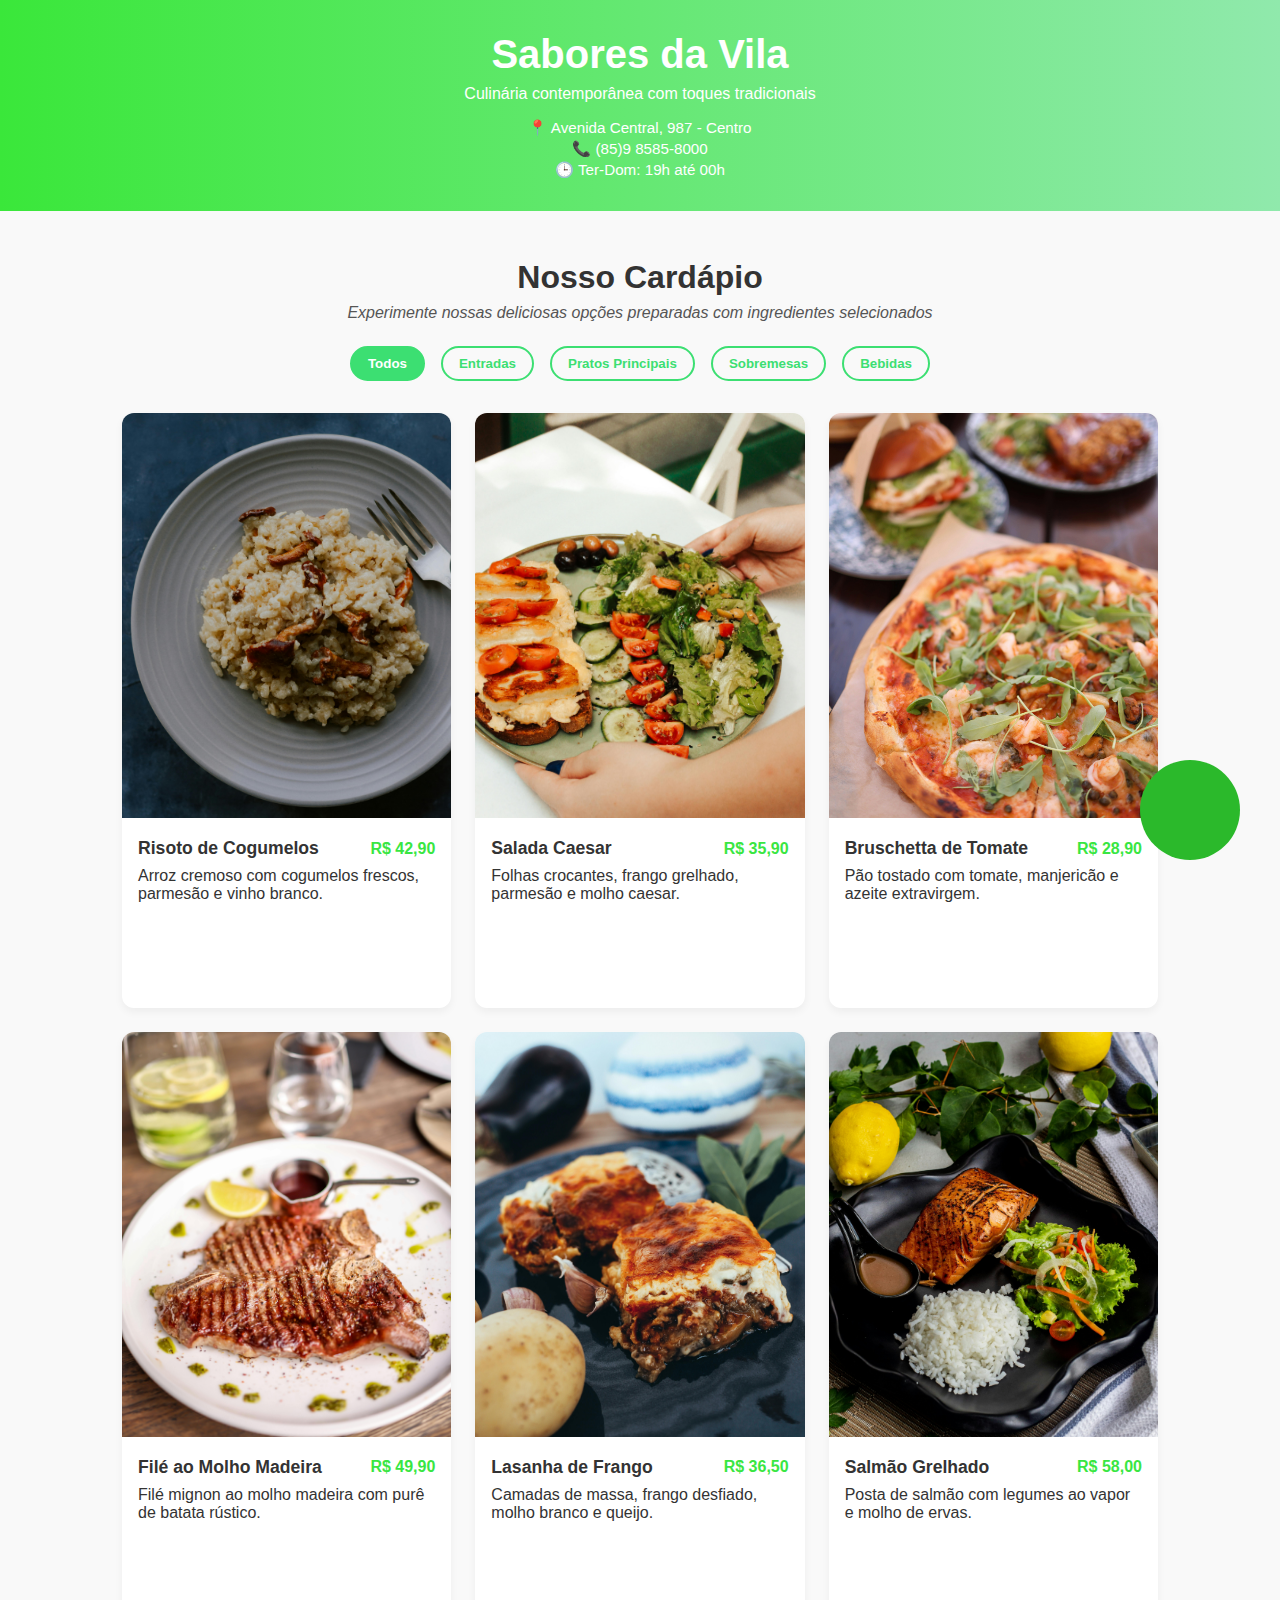
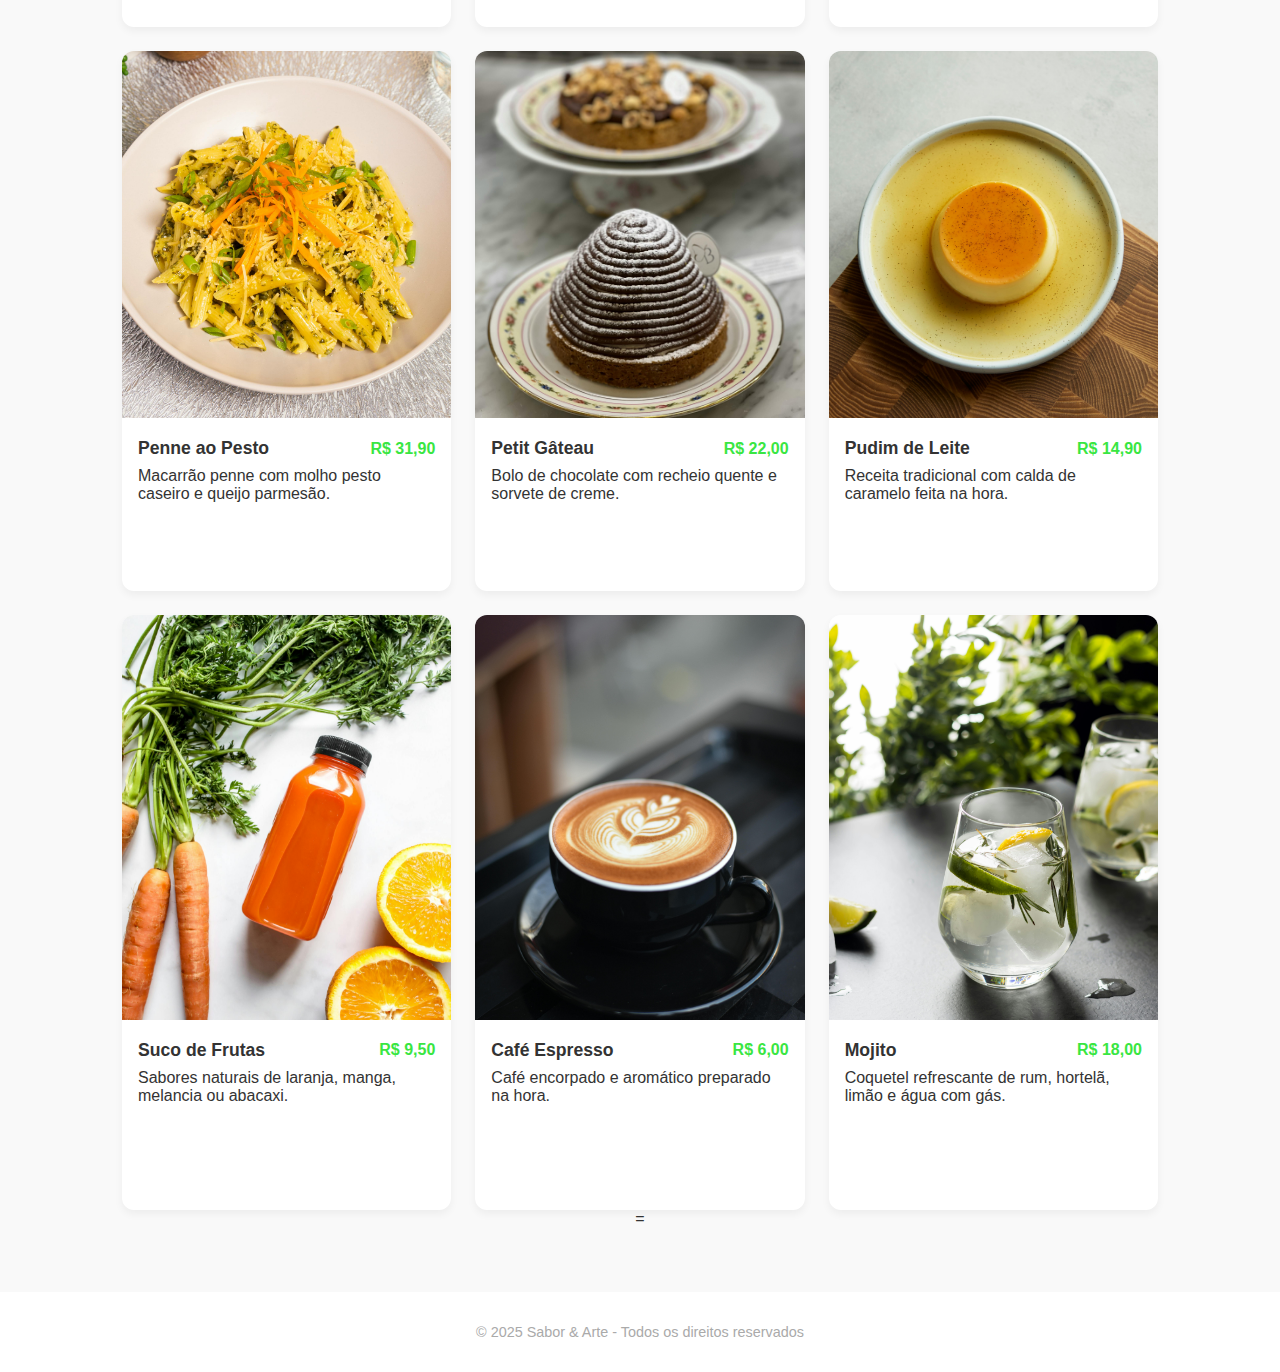
<file: index.html>
<!DOCTYPE html>
<html lang="pt-br">
  <head>
    <meta charset="UTF-8" />
    <meta name="viewport" content="width=device-width, initial-scale=1.0" />
    <link rel="stylesheet" href="https://cdnjs.cloudflare.com/ajax/libs/font-awesome/6.7.0/css/all.min.css" integrity="sha512-9xKTRVabjVeZmc+GUW8GgSmcREDunMM+Dt/GrzchfN8tkwHizc5RP4Ok/MXFFy5rIjJjzhndFScTceq5e6GvVQ==" crossorigin="anonymous" referrerpolicy="no-referrer" />

    <title>Sabores da Vila</title>
    <link rel="stylesheet" href="style.css" />
  </head>
  <body>
    <header>
      <h1>Sabores da Vila</h1>
      <p>Culinária contemporânea com toques tradicionais</p>
      <div class="info">
        <span>📍 Avenida Central, 987 - Centro</span>
        <span>📞 (85)9 8585-8000</span>
        <span>🕒 Ter-Dom: 19h até 00h</span>
      </div>
    </header>

    <main>
      <section class="menu-section">
        <h2>Nosso Cardápio</h2>
        <p class="subtitle">
          Experimente nossas deliciosas opções preparadas com ingredientes
          selecionados
        </p>

        <div class="filters">
          <a href="index.html" ><button class="active">Todos</button></a>
          <a href="entrada.html"> <button>Entradas</button></a>
          <a href="pratosprincipais.html"><button>Pratos Principais</button></a>
          <a href="sobremesas.html"><button>Sobremesas</button></a>
          <a href="bebidas.html"><button>Bebidas</button></a>
          </div>

        <div class="menu-grid">
            <div class="card">
              <img src="./imagens/cogumelo.jpg" alt="Risoto de Cogumelos" >
              <div class="card-content">
                <h3>Risoto de Cogumelos <span class="price">R$ 42,90</span></h3>
                <p>Arroz cremoso com cogumelos frescos, parmesão e vinho branco.</p>
              </div>
            </div>
          
            <div class="card">
              <img src="./imagens/ceaser.jpg" alt="Salada Caesar">
              <div class="card-content">
                <h3>Salada Caesar <span class="price">R$ 35,90</span></h3>
                <p>Folhas crocantes, frango grelhado, parmesão e molho caesar.</p>
              </div>
            </div>
          
            <div class="card">
              <img src="./imagens/bruschetta de tomate.jpg" alt="Bruschetta de Tomate">
              <div class="card-content">
                <h3>Bruschetta de Tomate <span class="price">R$ 28,90</span></h3>
                <p>Pão tostado com tomate, manjericão e azeite extravirgem.</p>
              </div>
            </div>
          
            <div class="card">
              <img src="./imagens/file madeira.jpg" alt="Filé ao Molho Madeira">
              <div class="card-content">
                <h3>Filé ao Molho Madeira <span class="price">R$ 49,90</span></h3>
                <p>Filé mignon ao molho madeira com purê de batata rústico.</p>
              </div>
            </div>
          
            <div class="card">
              <img src="./imagens/lasanha.jpg" alt="Lasanha de Frango">
              <div class="card-content">
                <h3>Lasanha de Frango <span class="price">R$ 36,50</span></h3>
                <p>Camadas de massa, frango desfiado, molho branco e queijo.</p>
              </div>
            </div>
          
            <div class="card">
              <img src="./imagens/pexels-capturedbyaugustine-19532105.jpg" alt="Salmão Grelhado">
              <div class="card-content">
                <h3>Salmão Grelhado <span class="price">R$ 58,00</span></h3>
                <p>Posta de salmão com legumes ao vapor e molho de ervas.</p>
              </div>
            </div>
          
            <div class="card">
              <img src="./imagens/penne ao pesyo.jpg" alt="Penne ao Pesto">
              <div class="card-content">
                <h3>Penne ao Pesto <span class="price">R$ 31,90</span></h3>
                <p>Macarrão penne com molho pesto caseiro e queijo parmesão.</p>
              </div>
            </div>
          
            <div class="card">
              <img src="./imagens/Petit Gâteau.jpg" alt="Petit Gâteau">
              <div class="card-content">
                <h3>Petit Gâteau <span class="price">R$ 22,00</span></h3>
                <p>Bolo de chocolate com recheio quente e sorvete de creme.</p>
              </div>
            </div>
          
            <div class="card">
              <img src="./imagens/Pudim de Leite.jpg" alt="Pudim de Leite">
              <div class="card-content">
                <h3>Pudim de Leite <span class="price">R$ 14,90</span></h3>
                <p>Receita tradicional com calda de caramelo feita na hora.</p>
              </div>
            </div>
          
            <div class="card">
              <img src="./imagens/suco de frutas.jpg" alt="Suco de Frutas">
              <div class="card-content">
                <h3>Suco de Frutas <span class="price">R$ 9,50</span></h3>
                <p>Sabores naturais de laranja, manga, melancia ou abacaxi.</p>
              </div>
            </div>
          
            <div class="card">
              <img src="./imagens/cafe expresso.jpg" alt="Café Espresso">
              <div class="card-content">
                <h3>Café Espresso <span class="price">R$ 6,00</span></h3>
                <p>Café encorpado e aromático preparado na hora.</p>
              </div>
            </div>
          
            <div class="card">
              <img src="./imagens/mojito.jpg" alt="Mojito">
              <div class="card-content">
                <h3>Mojito <span class="price">R$ 18,00</span></h3>
                <p>Coquetel refrescante de rum, hortelã, limão e água com gás.</p>
              </div>
            </div>
          </div>
=          
      </section>
    </main>
    <div class="Whatsapp"> 
      <a href="https://wa.me/5585985858000" target="_blank">
        <i class="fa-brands fa-whatsapp"></i>
      </a>
      </div>
    <footer>© 2025 Sabor & Arte - Todos os direitos reservados</footer>
  </body>
</html>
</file>
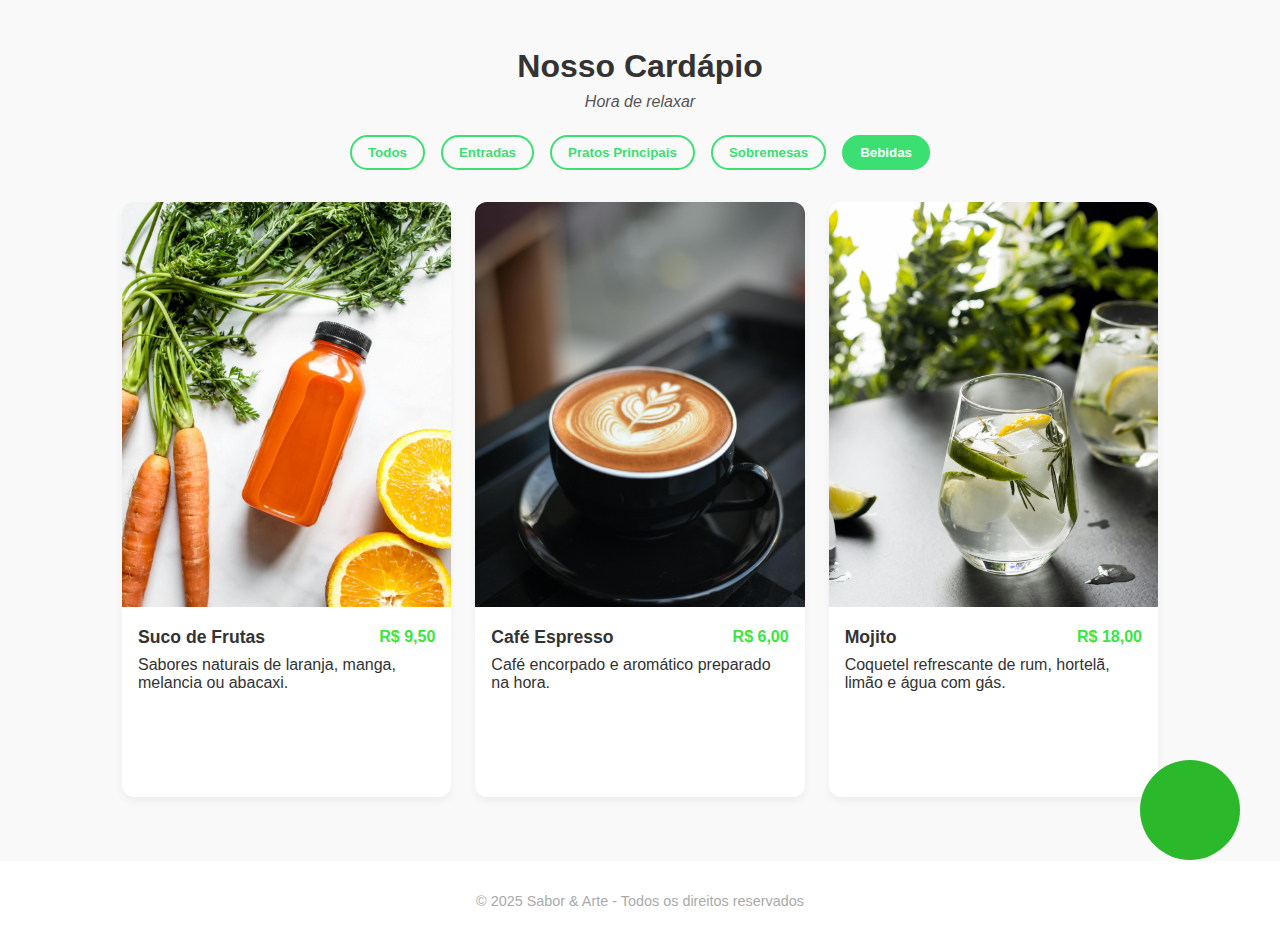
<file: bebidas.html>
<!DOCTYPE html>
<html lang="pt-br">
  <head>
    <meta charset="UTF-8" />
    <meta name="viewport" content="width=device-width, initial-scale=1.0" />
    <link rel="stylesheet" href="https://cdnjs.cloudflare.com/ajax/libs/font-awesome/6.7.0/css/all.min.css" integrity="sha512-9xKTRVabjVeZmc+GUW8GgSmcREDunMM+Dt/GrzchfN8tkwHizc5RP4Ok/MXFFy5rIjJjzhndFScTceq5e6GvVQ==" crossorigin="anonymous" referrerpolicy="no-referrer" />

    <title>Sabores da Vila</title>
    <link rel="stylesheet" href="style.css" />
  </head>
  <body>

    <main>
      <section class="menu-section">
        <h2>Nosso Cardápio</h2>
        <p class="subtitle">
          Hora de relaxar</p>

          <div class="filters">
            <a href="index.html" ><button>Todos</button></a>
            <a href="entrada.html"> <button>Entradas</button></a>
            <a href="pratosprincipais.html"><button>Pratos Principais</button></a>
            <a href="sobremesas.html"><button>Sobremesas</button></a>
            <a href="bebidas.html"><button class="active">Bebidas</button></a>
            </div>

            <div class="menu-grid">              
                <div class="card">
                  <img src="./imagens/suco de frutas.jpg" alt="Suco de Frutas">
                  <div class="card-content">
                    <h3>Suco de Frutas <span class="price">R$ 9,50</span></h3>
                    <p>Sabores naturais de laranja, manga, melancia ou abacaxi.</p>
                  </div>
                </div>
              
                <div class="card">
                  <img src="./imagens/cafe expresso.jpg" alt="Café Espresso">
                  <div class="card-content">
                    <h3>Café Espresso <span class="price">R$ 6,00</span></h3>
                    <p>Café encorpado e aromático preparado na hora.</p>
                  </div>
                </div>
              
                <div class="card">
                  <img src="./imagens/mojito.jpg" alt="Mojito">
                  <div class="card-content">
                    <h3>Mojito <span class="price">R$ 18,00</span></h3>
                    <p>Coquetel refrescante de rum, hortelã, limão e água com gás.</p>
                  </div>
                </div>
              </div>
          
      </section>
    </main>
    <div class="Whatsapp"> 
      <a href="https://wa.me/5585985858000" target="_blank">
        <i class="fa-brands fa-whatsapp"></i>
      </a>
      </div>
    <footer>© 2025 Sabor & Arte - Todos os direitos reservados</footer>
  </body>
</html>
</file>
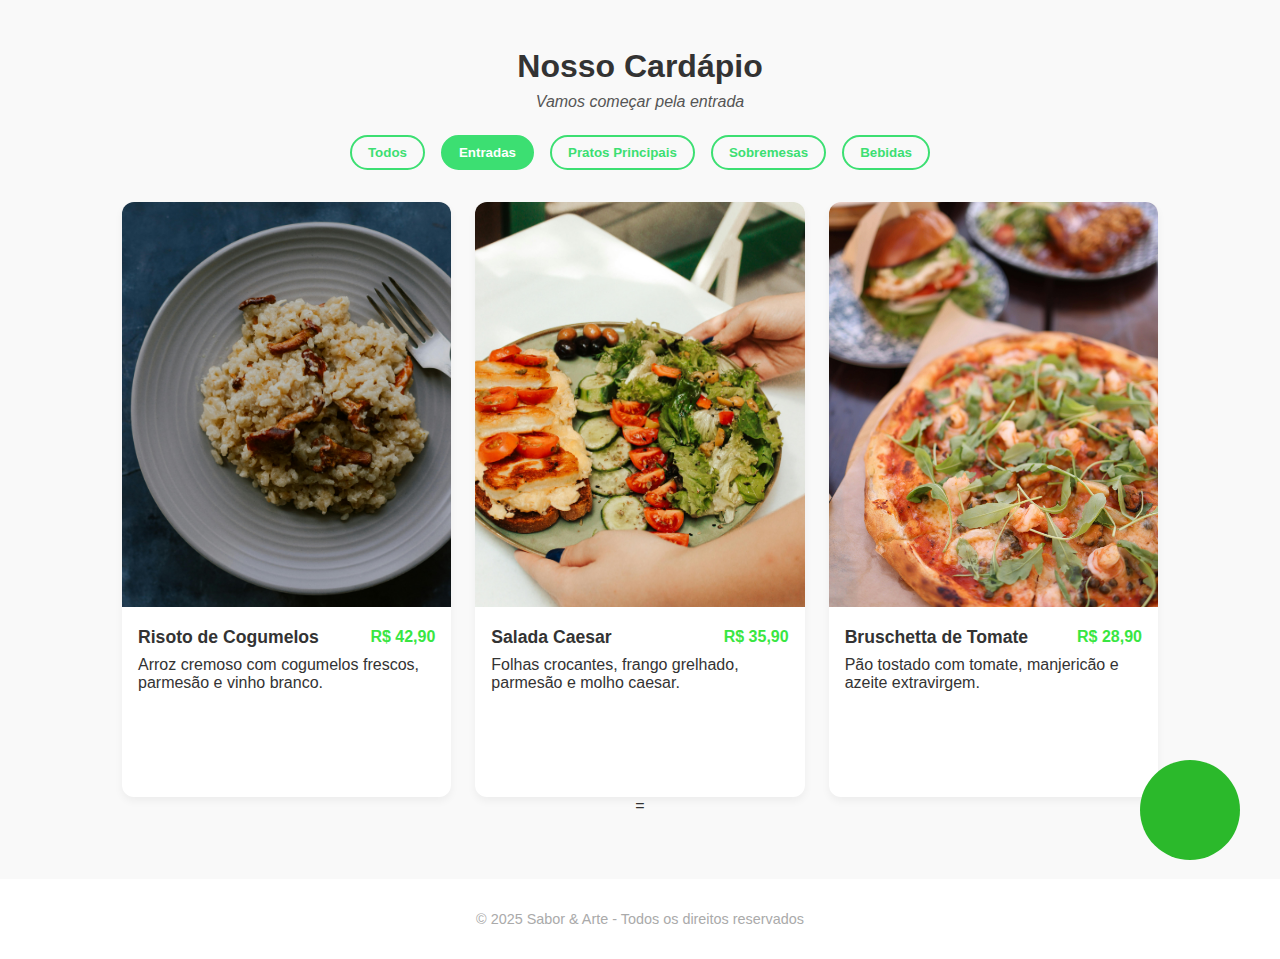
<file: entrada.html>
<!DOCTYPE html>
<html lang="pt-br">
  <head>
    <meta charset="UTF-8" />
    <meta name="viewport" content="width=device-width, initial-scale=1.0" />
    <link rel="stylesheet" href="https://cdnjs.cloudflare.com/ajax/libs/font-awesome/6.7.0/css/all.min.css" integrity="sha512-9xKTRVabjVeZmc+GUW8GgSmcREDunMM+Dt/GrzchfN8tkwHizc5RP4Ok/MXFFy5rIjJjzhndFScTceq5e6GvVQ==" crossorigin="anonymous" referrerpolicy="no-referrer" />

    <title>Sabores da Vila</title>
    <link rel="stylesheet" href="style.css" />
  </head>
  <body>

    <main>
      <section class="menu-section">
        <h2>Nosso Cardápio</h2>
        <p class="subtitle">
          Vamos começar pela entrada</p>

          <div class="filters">
            <a href="index.html" ><button>Todos</button></a>
            <a href="entrada.html"><button class="active">Entradas</button></a>
            <a href="pratosprincipais.html"><button>Pratos Principais</button></a>
            <a href="sobremesas.html"><button>Sobremesas</button></a>
            <a href="bebidas.html"><button>Bebidas</button></a>
            </div>
        

            <div class="menu-grid">
                <div class="card">
                    <img src="./imagens/cogumelo.jpg" alt="Risoto de Cogumelos" >
                    <div class="card-content">
                      <h3>Risoto de Cogumelos <span class="price">R$ 42,90</span></h3>
                      <p>Arroz cremoso com cogumelos frescos, parmesão e vinho branco.</p>
                    </div>
                  </div>
                
                  <div class="card">
                    <img src="./imagens/ceaser.jpg" alt="Salada Caesar">
                    <div class="card-content">
                      <h3>Salada Caesar <span class="price">R$ 35,90</span></h3>
                      <p>Folhas crocantes, frango grelhado, parmesão e molho caesar.</p>
                    </div>
                  </div>
                
                  <div class="card">
                    <img src="./imagens/bruschetta de tomate.jpg" alt="Bruschetta de Tomate">
                    <div class="card-content">
                      <h3>Bruschetta de Tomate <span class="price">R$ 28,90</span></h3>
                      <p>Pão tostado com tomate, manjericão e azeite extravirgem.</p>
                    </div>
                  </div>
            </div>
=          
      </section>
    </main>
    <div class="Whatsapp"> 
      <a href="https://wa.me/5585985858000" target="_blank">
        <i class="fa-brands fa-whatsapp"></i>
      </a>
      </div>
    <footer>© 2025 Sabor & Arte - Todos os direitos reservados</footer>
  </body>
</html>
</file>
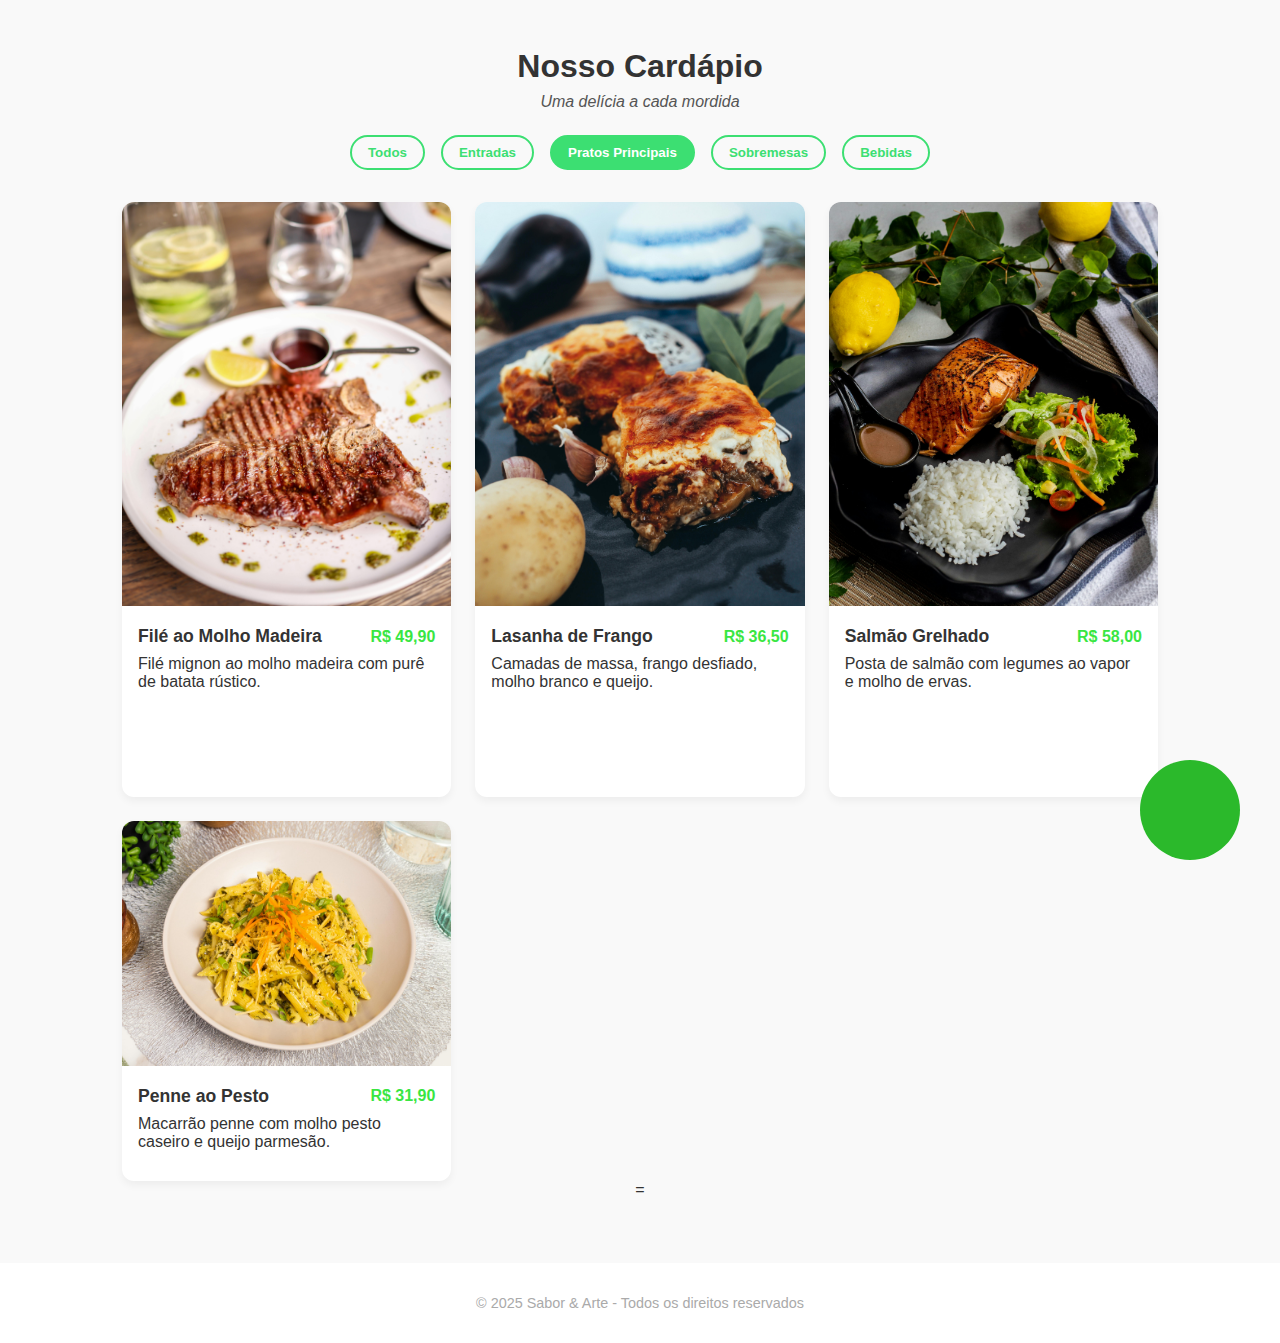
<file: pratosprincipais.html>
<!DOCTYPE html>
<html lang="pt-br">
  <head>
    <meta charset="UTF-8" />
    <meta name="viewport" content="width=device-width, initial-scale=1.0" />
    <link rel="stylesheet" href="https://cdnjs.cloudflare.com/ajax/libs/font-awesome/6.7.0/css/all.min.css" integrity="sha512-9xKTRVabjVeZmc+GUW8GgSmcREDunMM+Dt/GrzchfN8tkwHizc5RP4Ok/MXFFy5rIjJjzhndFScTceq5e6GvVQ==" crossorigin="anonymous" referrerpolicy="no-referrer" />

    <title>Sabores da Vila</title>
    <link rel="stylesheet" href="style.css" />
  </head>
  <body>

    <main>
      <section class="menu-section">
        <h2>Nosso Cardápio</h2>
        <p class="subtitle">
          Uma delícia a cada mordida</p>

          <div class="filters">
            <a href="index.html" ><button>Todos</button></a>
            <a href="entrada.html"> <button>Entradas</button></a>
            <a href="pratosprincipais.html"><button class="active">Pratos Principais</button></a>
            <a href="sobremesas.html"><button>Sobremesas</button></a>
            <a href="bebidas.html"><button>Bebidas</button></a>
            </div>
        

        <div class="menu-grid">
            <div class="card">
                <img src="./imagens/file madeira.jpg" alt="Filé ao Molho Madeira">
                <div class="card-content">
                  <h3>Filé ao Molho Madeira <span class="price">R$ 49,90</span></h3>
                  <p>Filé mignon ao molho madeira com purê de batata rústico.</p>
                </div>
              </div>
            
              <div class="card">
                <img src="./imagens/lasanha.jpg" alt="Lasanha de Frango">
                <div class="card-content">
                  <h3>Lasanha de Frango <span class="price">R$ 36,50</span></h3>
                  <p>Camadas de massa, frango desfiado, molho branco e queijo.</p>
                </div>
              </div>
            
              <div class="card">
                <img src="./imagens/pexels-capturedbyaugustine-19532105.jpg" alt="Salmão Grelhado">
                <div class="card-content">
                  <h3>Salmão Grelhado <span class="price">R$ 58,00</span></h3>
                  <p>Posta de salmão com legumes ao vapor e molho de ervas.</p>
                </div>
              </div>
            
              <div class="card">
                <img src="./imagens/penne ao pesyo.jpg" alt="Penne ao Pesto">
                <div class="card-content">
                  <h3>Penne ao Pesto <span class="price">R$ 31,90</span></h3>
                  <p>Macarrão penne com molho pesto caseiro e queijo parmesão.</p>
                </div>
              </div>
        </div>  
            
=          
      </section>
    </main>
    <div class="Whatsapp"> 
      <a href="https://wa.me/5585985858000" target="_blank">
        <i class="fa-brands fa-whatsapp"></i>
      </a>
      </div>
    <footer>© 2025 Sabor & Arte - Todos os direitos reservados</footer>
  </body>
</html>
</file>
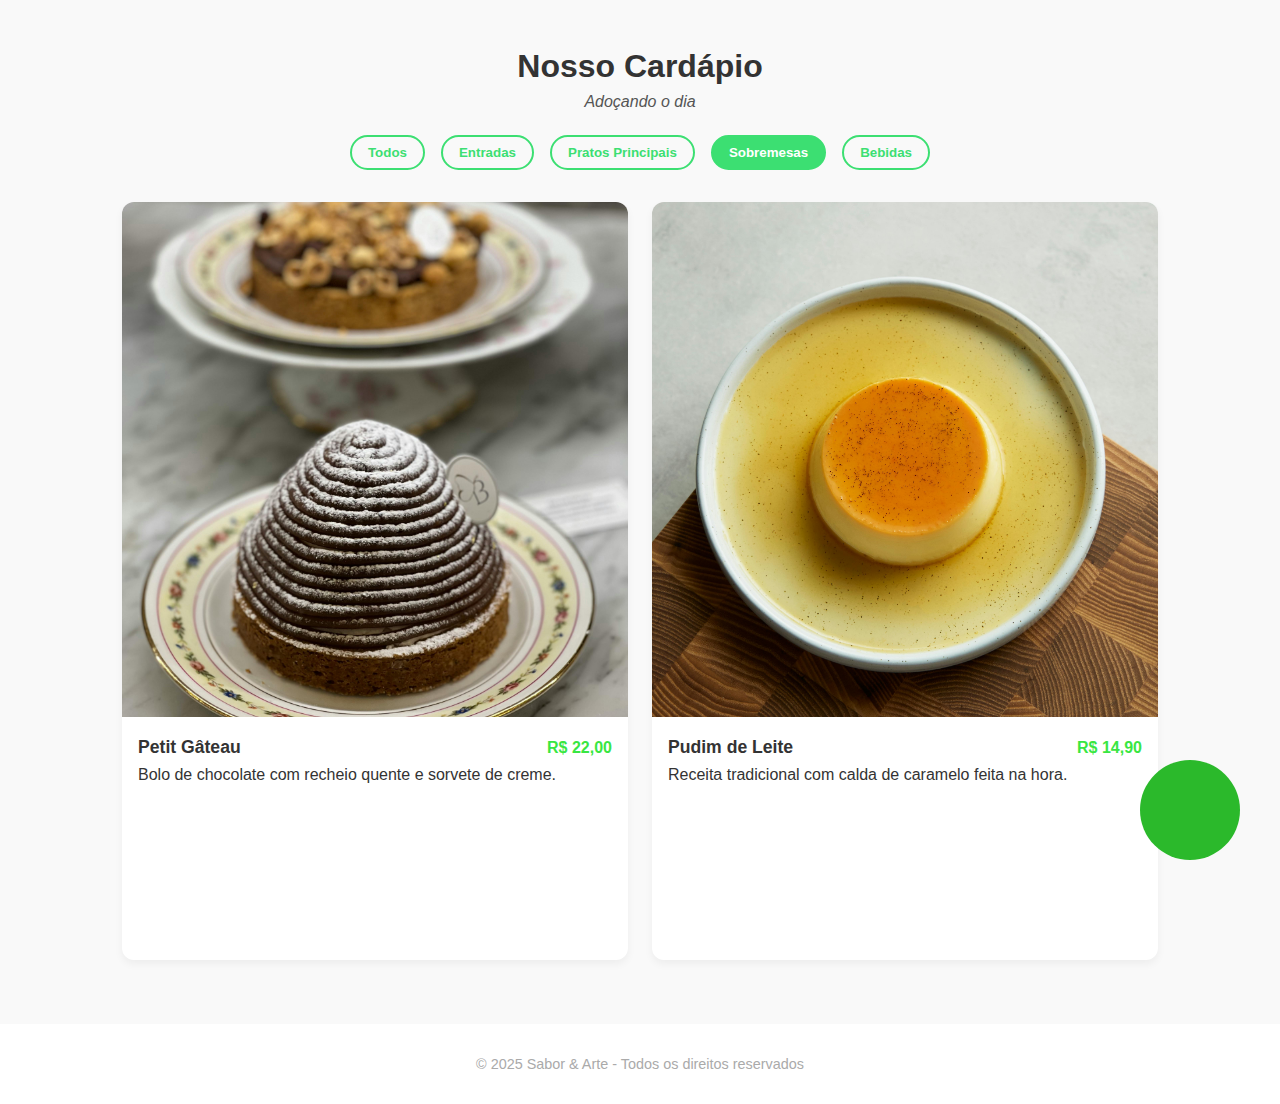
<file: sobremesas.html>
<!DOCTYPE html>
<html lang="pt-br">
  <head>
    <meta charset="UTF-8" />
    <meta name="viewport" content="width=device-width, initial-scale=1.0" />
    <link rel="stylesheet" href="https://cdnjs.cloudflare.com/ajax/libs/font-awesome/6.7.0/css/all.min.css" integrity="sha512-9xKTRVabjVeZmc+GUW8GgSmcREDunMM+Dt/GrzchfN8tkwHizc5RP4Ok/MXFFy5rIjJjzhndFScTceq5e6GvVQ==" crossorigin="anonymous" referrerpolicy="no-referrer" />

    <title>Sabores da Vila</title>
    <link rel="stylesheet" href="style.css" />
  </head>
  <body>

    <main>
      <section class="menu-section">
        <h2>Nosso Cardápio</h2>
        <p class="subtitle">
          Adoçando o dia</p>

          <div class="filters">
            <a href="index.html" ><button>Todos</button></a>
            <a href="entrada.html"> <button>Entradas</button></a>
            <a href="pratosprincipais.html"><button>Pratos Principais</button></a>
            <a href="sobremesas.html"><button  class="active">Sobremesas</button></a>
            <a href="bebidas.html"><button>Bebidas</button></a>
            </div>

            <div class="menu-grid">             
                <div class="card">
                  <img src="./imagens/Petit Gâteau.jpg" alt="Petit Gâteau">
                  <div class="card-content">
                    <h3>Petit Gâteau <span class="price">R$ 22,00</span></h3>
                    <p>Bolo de chocolate com recheio quente e sorvete de creme.</p>
                  </div>
                </div>
              
                <div class="card">
                  <img src="./imagens/Pudim de Leite.jpg" alt="Pudim de Leite">
                  <div class="card-content">
                    <h3>Pudim de Leite <span class="price">R$ 14,90</span></h3>
                    <p>Receita tradicional com calda de caramelo feita na hora.</p>
                  </div>
                </div>
              
              </div>
          
      </section>
    </main>
    <div class="Whatsapp"> 
      <a href="https://wa.me/5585985858000" target="_blank">
        <i class="fa-brands fa-whatsapp"></i>
      </a>
      </div>
    <footer>© 2025 Sabor & Arte - Todos os direitos reservados</footer>
  </body>
</html>
</file>
<file: style.css>
* {
    margin: 0;
    padding: 0;
    box-sizing: border-box;
  }
  
  body {
    font-family: 'Segoe UI', Tahoma, Geneva, Verdana, sans-serif;
    background: #f9f9f9;
    color: #333;
  }
  
  header {
    background: linear-gradient(to right, #3ae73a, #90e9ac);
    color: white;
    text-align: center;
    padding: 2rem 1rem;
  }
  
  header h1 {
    font-size: 2.5rem;
    margin-bottom: 0.5rem;
  }
  
  header .info {
    margin-top: 1rem;
    font-size: 0.95rem;
    display: flex;
    flex-direction: column;
    gap: 0.2rem;
  }
  
  .menu-section {
    max-width: 1100px;
    margin: 2rem auto;
    padding: 1rem;
    text-align: center;
  }
  
  .menu-section h2 {
    font-size: 2rem;
    margin-bottom: 0.5rem;
  }
  
  .subtitle {
    font-style: italic;
    color: #555;
    margin-bottom: 1.5rem;
  }
  
  .filters {
    display: flex;
    justify-content: center;
    gap: 1rem;
    flex-wrap: wrap;
    margin-bottom: 2rem;
  }
  
  .filters button {
    background: transparent;
    border: 2px solid #3cdf72;
    color: #3cdf72;
    padding: 0.5rem 1rem;
    border-radius: 20px;
    cursor: pointer;
    transition: 0.3s;
    font-weight: bold;
  }
  
  .filters .active,
  .filters button:hover {
    background: #3cdf72;
    color: white;
  }
  
  .menu-grid {
    display: grid;
    grid-template-columns: repeat(auto-fit, minmax(280px, 1fr));
    gap: 1.5rem;
    padding: 0 1rem;
  }
  
  .card {
    background: white;
    min-height: 360px;
    border-radius: 12px;
    overflow: hidden;
    box-shadow: 0 4px 8px rgba(0,0,0,0.05);
    transition: transform 0.3s;
  }
  
  .card:hover {
    transform: translateY(-5px);
  }
  
  .card img {
    width: 100%;
    min-height: 68%;
    object-fit: cover;
    max-height: 68%;
  }
  
  .card-content {
    padding: 1rem;
    text-align: left;
  }
  
  .card h3 {
    font-size: 1.1rem;
    display: flex;
    justify-content: space-between;
    align-items: center;
    margin-bottom: 0.5rem;
  }
  
  .price {
    color: #39e642;
    font-weight: bold;
    font-size: 1rem;
  }
  
.Whatsapp a{
  background-color: rgb(43, 185, 43);
  width: 100px;
  height: 100px;
  font-size: 60px;
  bottom: 40px;
  right: 40px;
  border-radius: 50%;
  color: white;
  display: flex;
  align-items: center;
  justify-content: center;
  position: fixed;
  text-decoration: none;
}

  footer {
    text-align: center;
    padding: 2rem 1rem;
    background-color: #fff;
    font-size: 0.9rem;
    color: #aaa;
    margin-top: 3rem;
  }
</file>
